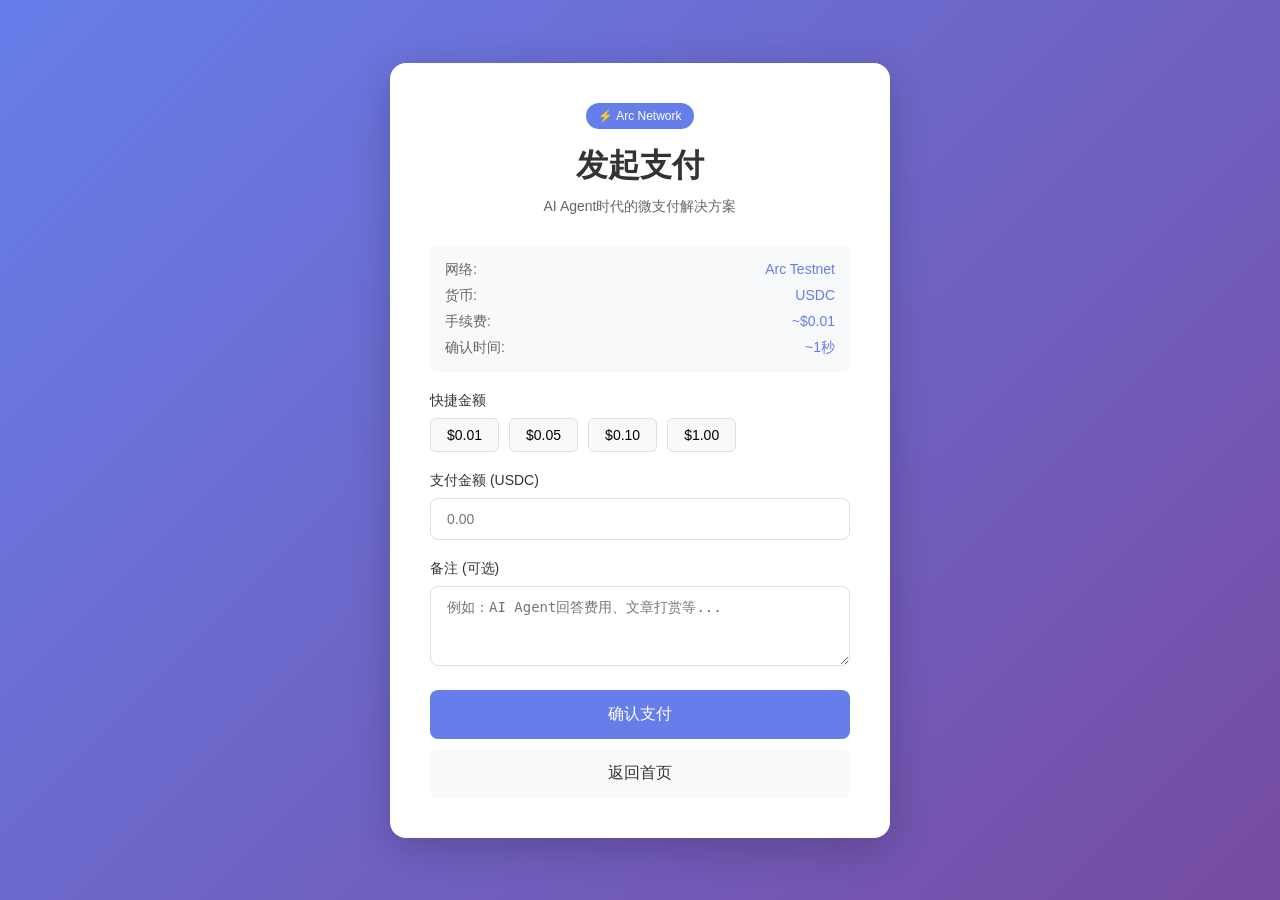
<file: templates/payment.html>
<!DOCTYPE html>
<html lang="zh-CN">
<head>
    <meta charset="UTF-8">
    <meta name="viewport" content="width=device-width, initial-scale=1.0">
    <title>发起支付 - Arc小额支付</title>
    <style>
        * {
            margin: 0;
            padding: 0;
            box-sizing: border-box;
        }
        body {
            font-family: -apple-system, BlinkMacSystemFont, 'Segoe UI', sans-serif;
            background: linear-gradient(135deg, #667eea 0%, #764ba2 100%);
            min-height: 100vh;
            padding: 20px;
            display: flex;
            align-items: center;
            justify-content: center;
        }
        .payment-container {
            background: white;
            border-radius: 16px;
            padding: 40px;
            max-width: 500px;
            width: 100%;
            box-shadow: 0 10px 40px rgba(0,0,0,0.2);
        }
        .header {
            text-align: center;
            margin-bottom: 30px;
        }
        .header h1 {
            color: #333;
            margin-bottom: 10px;
        }
        .header p {
            color: #666;
            font-size: 14px;
        }
        .arc-badge {
            display: inline-flex;
            align-items: center;
            gap: 8px;
            background: #667eea;
            color: white;
            padding: 6px 12px;
            border-radius: 20px;
            font-size: 12px;
            margin-bottom: 15px;
        }
        .form-group {
            margin-bottom: 20px;
        }
        .form-group label {
            display: block;
            color: #333;
            font-size: 14px;
            font-weight: 500;
            margin-bottom: 8px;
        }
        .form-group input,
        .form-group textarea {
            width: 100%;
            padding: 12px 16px;
            border: 1px solid #e0e0e0;
            border-radius: 8px;
            font-size: 14px;
            transition: all 0.3s;
        }
        .form-group input:focus,
        .form-group textarea:focus {
            outline: none;
            border-color: #667eea;
            box-shadow: 0 0 0 3px rgba(102, 126, 234, 0.1);
        }
        .form-group textarea {
            resize: vertical;
            min-height: 80px;
        }
        .btn {
            width: 100%;
            padding: 14px;
            border: none;
            border-radius: 8px;
            font-size: 16px;
            font-weight: 500;
            cursor: pointer;
            transition: all 0.3s;
        }
        .btn-primary {
            background: #667eea;
            color: white;
        }
        .btn-primary:hover {
            background: #5568d3;
        }
        .btn-primary:disabled {
            background: #ccc;
            cursor: not-allowed;
        }
        .btn-secondary {
            background: #f8f9fa;
            color: #333;
            margin-top: 10px;
        }
        .btn-secondary:hover {
            background: #e9ecef;
        }
        .fee-info {
            background: #f8f9fa;
            padding: 15px;
            border-radius: 8px;
            margin-bottom: 20px;
        }
        .fee-info p {
            font-size: 14px;
            color: #666;
            display: flex;
            justify-content: space-between;
            margin-bottom: 8px;
        }
        .fee-info p:last-child {
            margin-bottom: 0;
        }
        .fee-info .highlight {
            color: #667eea;
            font-weight: 500;
        }
        .amount-presets {
            display: flex;
            gap: 10px;
            margin-bottom: 15px;
        }
        .preset-btn {
            padding: 8px 16px;
            background: #f8f9fa;
            border: 1px solid #e0e0e0;
            border-radius: 6px;
            cursor: pointer;
            font-size: 14px;
            transition: all 0.3s;
        }
        .preset-btn:hover {
            background: #667eea;
            color: white;
            border-color: #667eea;
        }
        .success-message {
            background: #d4edda;
            color: #155724;
            padding: 15px;
            border-radius: 8px;
            margin-bottom: 20px;
            text-align: center;
        }
        .error-message {
            background: #f8d7da;
            color: #721c24;
            padding: 15px;
            border-radius: 8px;
            margin-bottom: 20px;
            text-align: center;
        }
    </style>
</head>
<body>
    <div class="payment-container">
        <div class="header">
            <div class="arc-badge">⚡ Arc Network</div>
            <h1>发起支付</h1>
            <p>AI Agent时代的微支付解决方案</p>
        </div>

        <div class="fee-info">
            <p><span>网络:</span> <span class="highlight">Arc Testnet</span></p>
            <p><span>货币:</span> <span class="highlight">USDC</span></p>
            <p><span>手续费:</span> <span class="highlight">~$0.01</span></p>
            <p><span>确认时间:</span> <span class="highlight">~1秒</span></p>
        </div>

        <form id="paymentForm">
            <div class="form-group">
                <label>快捷金额</label>
                <div class="amount-presets">
                    <button type="button" class="preset-btn" onclick="setAmount(0.01)">$0.01</button>
                    <button type="button" class="preset-btn" onclick="setAmount(0.05)">$0.05</button>
                    <button type="button" class="preset-btn" onclick="setAmount(0.10)">$0.10</button>
                    <button type="button" class="preset-btn" onclick="setAmount(1.00)">$1.00</button>
                </div>
            </div>

            <div class="form-group">
                <label for="amount">支付金额 (USDC)</label>
                <input type="number" id="amount" name="amount" step="0.01" min="0.01" placeholder="0.00" required>
            </div>

            <div class="form-group">
                <label for="description">备注 (可选)</label>
                <textarea id="description" name="description" placeholder="例如：AI Agent回答费用、文章打赏等..."></textarea>
            </div>

            <button type="submit" class="btn btn-primary" id="submitBtn">
                确认支付
            </button>
        </form>

        <button class="btn btn-secondary" onclick="window.location.href='/'">
            返回首页
        </button>
    </div>

    <script>
        function setAmount(amount) {
            document.getElementById('amount').value = amount.toFixed(2);
        }

        document.getElementById('paymentForm').addEventListener('submit', async function(e) {
            e.preventDefault();

            const submitBtn = document.getElementById('submitBtn');
            submitBtn.disabled = true;
            submitBtn.textContent = '处理中...';

            const amount = document.getElementById('amount').value;
            const description = document.getElementById('description').value;

            try {
                const response = await fetch('/api/payment', {
                    method: 'POST',
                    headers: {
                        'Content-Type': 'application/json',
                    },
                    body: JSON.stringify({
                        amount: amount,
                        description: description,
                        sender: '0xUserAddress',  // TODO: 实际应从钱包获取
                        receiver: '0x3600000000000000000000000000000000000000'  // Arc USDC
                    })
                });

                const data = await response.json();

                if (data.success) {
                    alert('支付已创建！\\n\\n交易哈希: ' + data.transaction_hash);
                    window.location.href = '/';
                } else {
                    alert('支付失败：' + (data.error || '未知错误'));
                }
            } catch (error) {
                alert('发生错误：' + error.message);
            } finally {
                submitBtn.disabled = false;
                submitBtn.textContent = '确认支付';
            }
        });
    </script>
</body>
</html>
</file>
